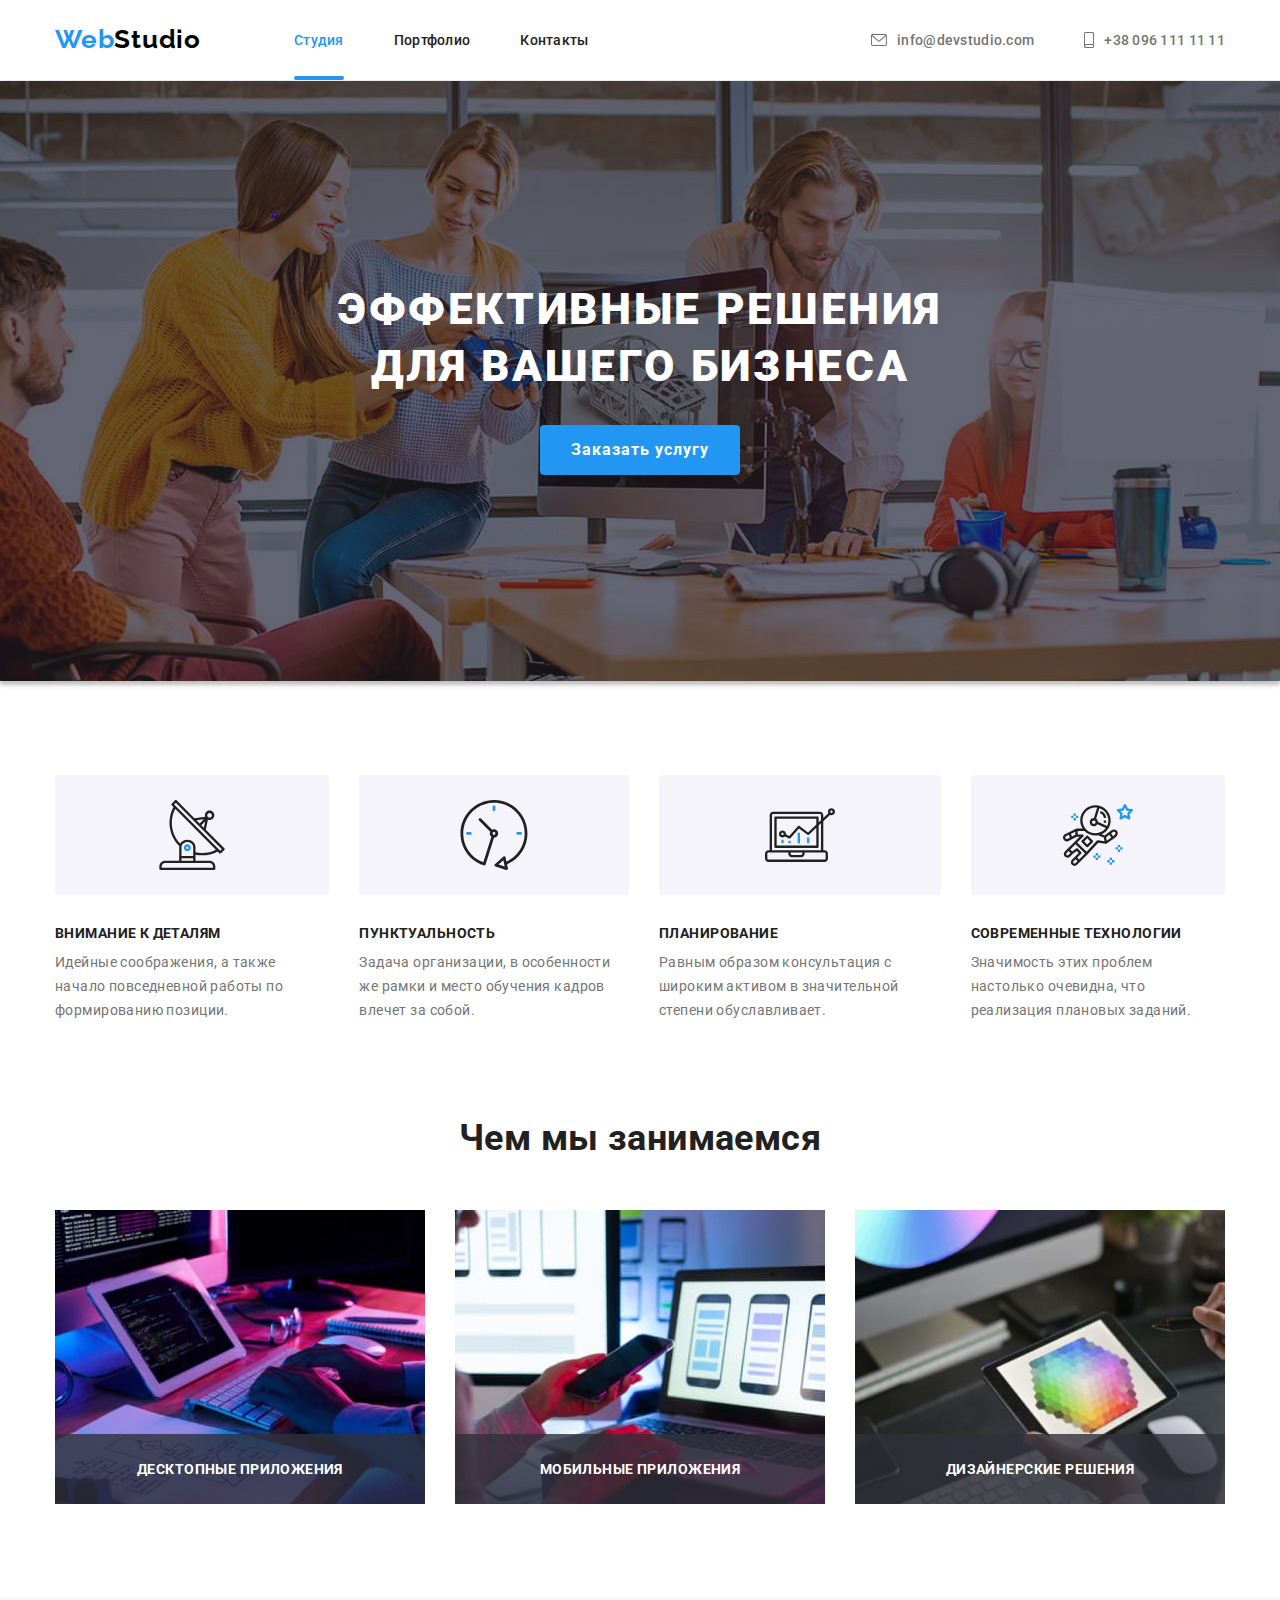
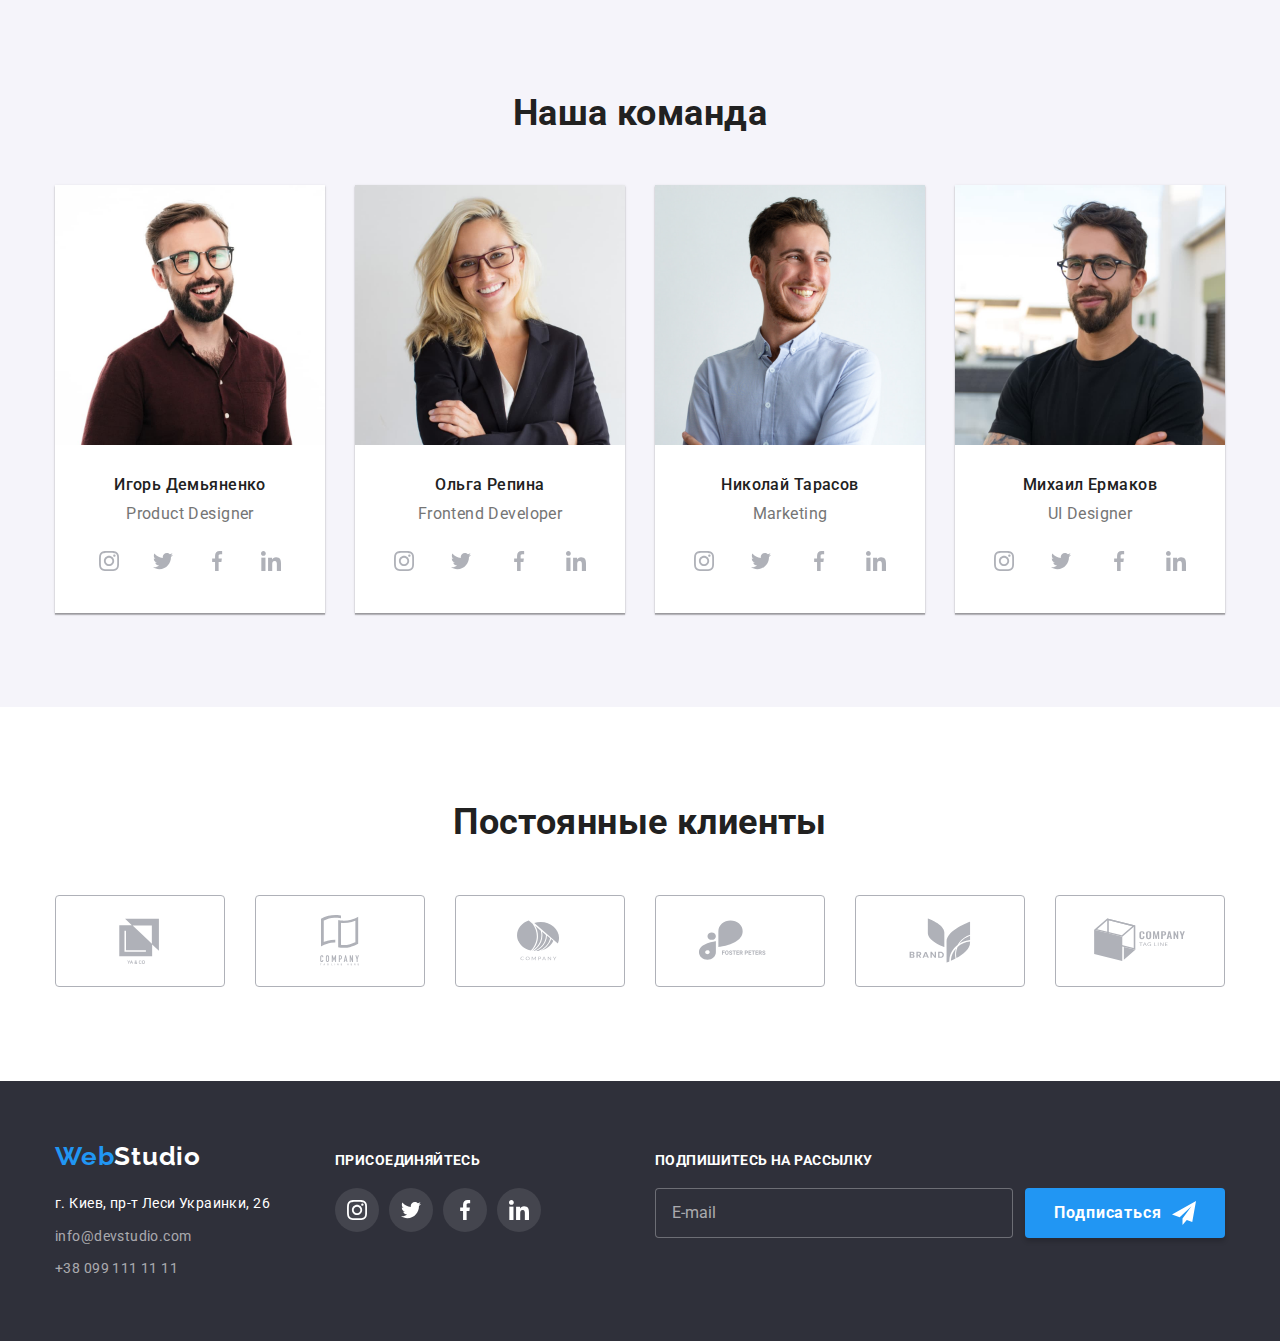
<file: index.html>
<!DOCTYPE html>
<html lang="ru">
  <head>
    <meta charset="UTF-8" />
    <meta http-equiv="X-UA-Compatible" content="IE=edge" />
    <meta name="viewport" content="width=device-width, initial-scale=1.0" />
    <!-- font add-->
    <link rel="preconnect" href="https://fonts.googleapis.com" />
    <!-- оголошення майбутньго підключення-->
    <link rel="preconnect" href="https://fonts.gstatic.com" crossorigin />
    <link
      href="https://fonts.googleapis.com/css2?family=Raleway:wght@700&family=Roboto:wght@400;500;700;900&display=swap"
      rel="stylesheet"
    />
    <!-- normalaize - link sample + file downloaded -->
    <!-- https://cdnjs.cloudflare.com/ajax/libs/normalize/1.1.0/normalize.min.css -->
    <link rel="stylesheet" href="./css/modern-normalize.css" />
    <link rel="stylesheet" href="./css/styles.css" />

    <title>WebStudio</title>
  </head>
  <body class="body">
    <header class="header">
      <div class="container header-flex-box">
        <nav class="header-nav-flex-box">
          <a href="./index.html" lang="en" class="logo"
            ><span class="logo-accent"> Web</span>Studio</a
          >
          <ul class="header-menu">
            <li class="item">
              <a href="./index.html" class="header-link current underline">Студия</a>
            </li>
            <li class="item">
              <a href="./poftfolio.html" class="header-link">Портфолио</a>
            </li>
            <li class="item">
              <a href="#" class="header-link">Контакты</a>
            </li>
          </ul>
        </nav>

        <div class="header-kontakt-box">
          <ul class="header-kontakt">
            <li class="item">
              <a href="mailto:info@devstudio.com" lang="en" class="header-contact-link">
                <svg class="header-contact-mail-logo">
                  <use href="./images/logo/icons.svg#icon-envelope"></use>
                </svg>
                info@devstudio.com
              </a>
            </li>
            <li class="item">
              <a href="tel:+380961111111" class="header-contact-link">
                <svg class="header-contact-smart-logo">
                  <use href="./images/logo/icons.svg#icon-smartphone"></use>
                </svg>
                +38 096 111 11 11
              </a>
            </li>
          </ul>
        </div>
      </div>
    </header>

    <main>
      <!-- hero section -->
      <section class="section heroe heroe-background">
        <div class="container">
          <h1 class="heroe-header">Эффективные решения для вашего бизнеса</h1>
          <button type="button" class="order button" data-modal-open>Заказать услугу</button>
        </div>
      </section>

      <!-- advantages -->
      <section class="section">
        <h2 class="visually-hidden">список приимуществ</h2>
        <div class="container">
          <ul class="advantages-flex">
            <li class="adv-item">
              <div class="adv-icon-block">
                <svg><use href="./images/logo/icons.svg#icon-about-antenna-1"></use></svg>
              </div>
              <h3 class="advantages-list-header">Внимание к деталям</h3>
              <p class="advantages-text">
                Идейные соображения, а также начало повседневной работы по формированию позиции.
              </p>
            </li>
            <li class="adv-item">
              <div class="adv-icon-block">
                <svg><use href="./images/logo/icons.svg#icon-about-clock2"></use></svg>
              </div>
              <h3 class="advantages-list-header">Пунктуальность</h3>
              <p class="advantages-text">
                Задача организации, в особенности же рамки и место обучения кадров влечет за собой.
              </p>
            </li>

            <li class="adv-item">
              <div class="adv-icon-block">
                <svg><use href="./images/logo/icons.svg#icon-about-diagram-3"></use></svg>
              </div>
              <h3 class="advantages-list-header">Планирование</h3>
              <p class="advantages-text">
                Равным образом консультация с широким активом в значительной степени обуславливает.
              </p>
            </li>
            <li class="adv-item">
              <div class="adv-icon-block">
                <svg><use href="./images/logo/icons.svg#icon-about-astronau-4"></use></svg>
              </div>
              <h3 class="advantages-list-header">Современные технологии</h3>
              <p class="advantages-text">
                Значимость этих проблем настолько очевидна, что реализация плановых заданий.
              </p>
            </li>
          </ul>
        </div>
      </section>
      <!-- about -->
      <section class="section about">
        <div class="container">
          <h2 class="section-title">Чем мы занимаемся</h2>
          <ul class="about-title-margin about-box">
            <li>
              <div class="about-pic">
                <img
                  src="./images/softengineering.jpg"
                  width="370"
                  alt="разработка структуры и алгоритмов работы"
                />
                <div class="about-pic-discript">
                  <p>десктопные приложения</p>
                </div>
              </div>
            </li>
            <li>
              <div class="about-pic">
                <img
                  src="./images/ui-research.jpg"
                  width="370"
                  alt="разработка пользовательского интерфейса"
                />
                <div class="about-pic-discript">
                  <p>мобильные приложения</p>
                </div>
              </div>
            </li>
            <li>
              <div class="about-pic">
                <img src="./images/colordesign.jpg" width="370" alt="дизайн" />
                <div class="about-pic-discript">
                  <p>дизайнерские решения</p>
                </div>
              </div>
            </li>
          </ul>
        </div>
      </section>

      <!-- team members -->
      <section class="section team">
        <div class="container">
          <h2 class="section-title">Наша команда</h2>
          <ul class="team-box">
            <li class="team-member">
              <img
                src="./images/igor-demyanenko.jpg"
                width="270"
                alt="улыбающийся парень с бородой"
              />
              <h3 class="team-member-header">Игорь Демьяненко</h3>
              <p lang="en" class="team-member-text">Product Designer</p>
              <div class="team-member-socials">
                <ul class="social-box">
                  <li>
                    <a href="#">
                      <svg><use href="./images/logo/icons.svg#icon-soc-instagram"></use></svg>
                    </a>
                  </li>
                  <li>
                    <a href="#">
                      <svg><use href="./images/logo/icons.svg#icon-soc-twitter"></use></svg>
                    </a>
                  </li>
                  <li>
                    <a href="#">
                      <svg><use href="./images/logo/icons.svg#icon-soc-facebook"></use></svg>
                    </a>
                  </li>
                  <li>
                    <a href="#">
                      <svg><use href="./images/logo/icons.svg#icon-soc-linkedin"></use></svg>
                    </a>
                  </li>
                </ul>
              </div>
            </li>
            <li class="team-member">
              <img src="./images/olga-repina.jpg" width="270" alt="улыбающаяся девушка" />
              <h3 class="team-member-header">Ольга Репина</h3>
              <p lang="en" class="team-member-text">Frontend Developer</p>
              <div class="team-member-socials">
                <ul>
                  <li class="social-box">
                    <a href="#">
                      <svg><use href="./images/logo/icons.svg#icon-soc-instagram"></use></svg>
                    </a>
                  </li>
                  <li class="social-box">
                    <a href="#">
                      <svg><use href="./images/logo/icons.svg#icon-soc-twitter"></use></svg>
                    </a>
                  </li>
                  <li class="social-box">
                    <a href="#">
                      <svg><use href="./images/logo/icons.svg#icon-soc-facebook"></use></svg>
                    </a>
                  </li>
                  <li class="social-box">
                    <a href="#">
                      <svg><use href="./images/logo/icons.svg#icon-soc-linkedin"></use></svg>
                    </a>
                  </li>
                </ul>
              </div>
            </li>
            <li class="team-member">
              <img src="./images/nik-tarasov.jpg" width="270" alt="улыбающийся парень" />
              <h3 class="team-member-header">Николай Тарасов</h3>
              <p lang="en" class="team-member-text">Marketing</p>
              <div class="team-member-socials">
                <ul>
                  <li class="social-box">
                    <a href="#">
                      <svg><use href="./images/logo/icons.svg#icon-soc-instagram"></use></svg>
                    </a>
                  </li>
                  <li class="social-box">
                    <a href="#">
                      <svg><use href="./images/logo/icons.svg#icon-soc-twitter"></use></svg>
                    </a>
                  </li>
                  <li class="social-box">
                    <a href="#">
                      <svg><use href="./images/logo/icons.svg#icon-soc-facebook"></use></svg>
                    </a>
                  </li>
                  <li class="social-box">
                    <a href="#">
                      <svg><use href="./images/logo/icons.svg#icon-soc-linkedin"></use></svg>
                    </a>
                  </li>
                </ul>
              </div>
            </li>
            <li class="team-member">
              <img
                src="./images/mihail-ermakov.jpg"
                width="270"
                alt="другой улыбчивый бородатый парень"
              />
              <h3 class="team-member-header">Михаил Ермаков</h3>
              <p lang="en" class="team-member-text">UI Designer</p>
              <div class="team-member-socials">
                <ul>
                  <li class="social-box">
                    <a href="#">
                      <svg><use href="./images/logo/icons.svg#icon-soc-instagram"></use></svg>
                    </a>
                  </li>
                  <li class="social-box">
                    <a href="#">
                      <svg><use href="./images/logo/icons.svg#icon-soc-twitter"></use></svg>
                    </a>
                  </li>
                  <li class="social-box">
                    <a href="#">
                      <svg><use href="./images/logo/icons.svg#icon-soc-facebook"></use></svg>
                    </a>
                  </li>
                  <li class="social-box">
                    <a href="#">
                      <svg><use href="./images/logo/icons.svg#icon-soc-linkedin"></use></svg>
                    </a>
                  </li>
                </ul>
              </div>
            </li>
          </ul>
        </div>
      </section>
      <!-- clients -->
      <section class="section clients">
        <div class="container">
          <h2 class="section-title">Постоянные клиенты</h2>
          <ul class="clients-flex">
            <li>
              <a href="#" class="client-list-item"
                ><svg><use href="./images/logo/icons.svg#icon-p-yg"></use></svg>
              </a>
            </li>
            <li>
              <a href="#" class="client-list-item">
                <svg><use href="./images/logo/icons.svg#icon-p-windows"></use></svg>
              </a>
            </li>
            <li>
              <a href="#" class="client-list-item">
                <svg><use href="./images/logo/icons.svg#icon-p-nut-shell"></use></svg>
              </a>
            </li>
            <li>
              <a href="#" class="client-list-item">
                <svg><use href="./images/logo/icons.svg#icon-p-foster"></use></svg>
              </a>
            </li>
            <li>
              <a href="#" class="client-list-item">
                <svg><use href="./images/logo/icons.svg#icon-p-soy-brand"></use></svg>
              </a>
            </li>
            <li>
              <a href="#" class="client-list-item">
                <svg><use href="./images/logo/icons.svg#icon-p-box-company"></use></svg>
              </a>
            </li>
          </ul>
        </div>
      </section>
    </main>
    <!-- Footrer-->
    <footer class="footer">
      <div class="container">
        <div class="footer-flex">
          <div class="adress-block">
            <a href="./index.html" lang="en" class="footer-logo logo"
              ><span class="logo-accent"> Web</span>Studio</a
            >
            <address>
              <ul class="footer-list">
                <li class="item">
                  <a
                    href="https://goo.gl/maps/paLrzJ1DZaffjFaJ6"
                    target="_blank"
                    rel="noopener noreferrer"
                    class="footer-adress"
                  >
                    г. Киев, пр-т Леси Украинки, 26
                  </a>
                </li>
                <li class="item">
                  <a href="mailto:info@devstudio.com" lang="en" class="footer-contact"
                    >info@devstudio.com</a
                  >
                </li>
                <li class="item">
                  <a href="tel:+380991111111" class="footer-contact">+38 099 111 11 11</a>
                </li>
              </ul>
            </address>
          </div>

          <div class="footer-socials">
            <p>присоединяйтесь</p>
            <div>
              <ul class="footer-social-links-block">
                <li>
                  <a href="#">
                    <svg>
                      <use href="./images/logo/icons.svg#icon-soc-instagram"></use>
                    </svg>
                  </a>
                </li>
                <li>
                  <a href="#">
                    <svg>
                      <use href="./images/logo/icons.svg#icon-soc-twitter"></use>
                    </svg>
                  </a>
                </li>
                <li>
                  <a href="#">
                    <svg>
                      <use href="./images/logo/icons.svg#icon-soc-facebook"></use>
                    </svg>
                  </a>
                </li>
                <li>
                  <a href="#">
                    <svg>
                      <use href="./images/logo/icons.svg#icon-soc-linkedin"></use>
                    </svg>
                  </a>
                </li>
              </ul>
            </div>
          </div>

          <div class="footer-subscribe">
            <p>Подпишитесь на рассылку</p>

            <form class="footer-subscribe-form">
            <label for="subscibe-email"></label>
            <input type="email" name="subscibe-email" id="subscibe-email" class="subscribe-email-box"
            placeholder="E-mail"/>
            <button type="submit" class="subs button">
                Подписаться
                <svg class="subs-button-icon">
                  <use href="./images/logo/icons.svg#icon-subscribe-icon"></use>
                </svg>
            </button>
            </form>
          </div>
        </div>

          
        </div>
      </div>
    </footer>

    <!-- modal -->
    <section>
      <div class="modal-overlay is-hidden" data-modal>
        <div class="modal-box">
          <button type="button" class="modal-close-button" data-modal-close>
            <svg class="modal-close-button-icon">
              <use href="./images/logo/icons.svg#icon-close-cross"></use>
            </svg>
          </button>

               
          <form class="contact-request-form" name="contact-request-form" autocomplete="on">
             <h3>Оставьте свои данные, мы вам перезвоним</h3>
            <div class="form-field">
              <label for="name" class="form-input-title">Имя</label>
              <div class="form-input-inner">
                <input id="name" type="text" name="request-name" class="form-input-cell" />
                <svg class="form-input-icon">
                  <use href="./images/logo/icons.svg#icon-form-name"></use>
                </svg>
              </div>
            </div>
            <div class="form-field">
              <label for="phone" class="form-input-title">Телефон</label>
              <div class="form-input-inner">
                <input id="phone" type="tel" name="request-phone" class="form-input-cell" />
                <svg class="form-input-icon">
                  <use href="./images/logo/icons.svg#icon-form-phone"></use>
                </svg>
              </div>
            </div>
            <div class="form-field">
              <label for="email" class="form-input-title">Почта</label>
              <div class="form-input-inner">
                <input id="email" type="email" name="request-email" class="form-input-cell" />
                <svg class="form-input-icon">
                  <use href="./images/logo/icons.svg#icon-form-mail"></use>
                </svg>
              </div>
            </div>
            <div class="form-field">
              <label for="comment" class="form-input-title">Комментарий</label>
              <textarea
              id="comment"
              name="comment"
              class="form-input-cell"
              placeholder="Введите текст"></textarea>
            </div>

            <div class="licence-agree-check">
              <input id="form-licence" type="checkbox"    
                name="hobby" value="sports" checked class="licence-checkbox"/>
             
              <label for="form-licence" class="licence-link">
                 <span class="icon-input"></span>
                  Соглашаюсь с рассылкой и принимаю &nbsp;
                  <a href="#"> Условия договора</a>
              </label>
            </div>
            <button type="submit" class="form button">Отправить</button>
          </form>
          
        </div>
      </div>
    </section>
    <script src="./js/modal.js"></script>
  </body>
</html>
</file>
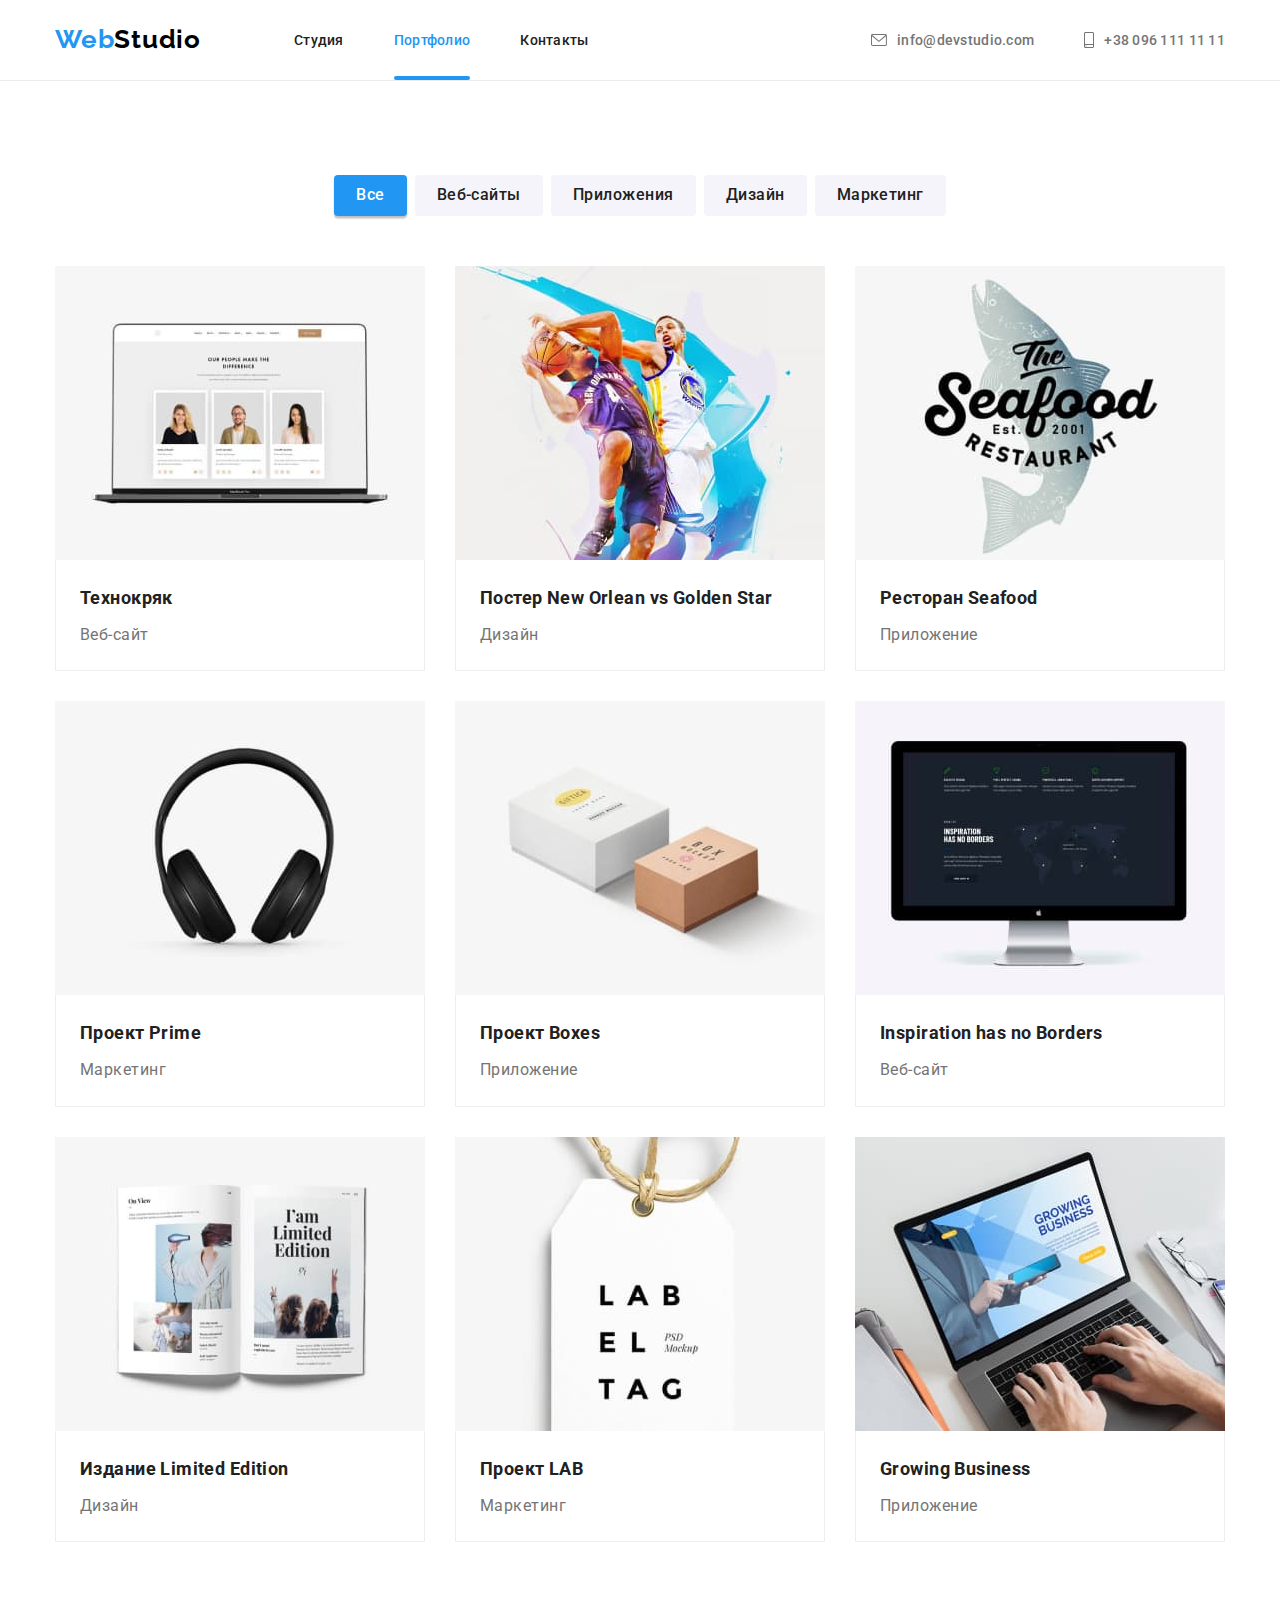
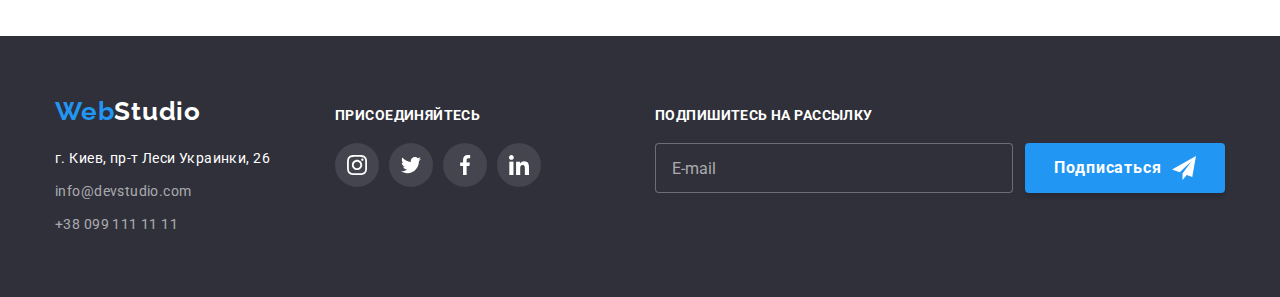
<file: poftfolio.html>
<!DOCTYPE html>
<html lang="ru">
  <head>
    <meta charset="UTF-8" />
    <meta http-equiv="X-UA-Compatible" content="IE=edge" />
    <meta name="viewport" content="width=device-width, initial-scale=1.0" />
    <!-- font add-->
    <link rel="preconnect" href="https://fonts.googleapis.com" />
    <!-- оголошення майбутньго підключення-->
    <link rel="preconnect" href="https://fonts.gstatic.com" crossorigin />
    <link
      href="https://fonts.googleapis.com/css2?family=Raleway:wght@700&family=Roboto:wght@400;500;700;900&display=swap"
      rel="stylesheet"
    />
    <link rel="stylesheet" href="./css/modern-normalize.css" />
    <link rel="stylesheet" href="./css/styles.css" />

    <title>WebStudio-portfolio</title>
  </head>
  <body class="body">
    <header class="header">
      <div class="container header-flex-box">
        <nav class="header-nav-flex-box">
          <a href="./index.html" lang="en" class="logo"
            ><span class="logo-accent"> Web</span>Studio</a
          >
          <ul class="header-menu">
            <li class="item">
              <a href="./index.html" class="header-link">Студия</a>
            </li>
            <li class="item">
              <a href="./poftfolio.html" class="header-link current underline">Портфолио</a>
            </li>
            <li class="item">
              <a href="#" class="header-link">Контакты</a>
            </li>
          </ul>
        </nav>

        <div class="header-kontakt-box">
          <ul class="header-kontakt">
            <li class="item">
              <a href="mailto:info@devstudio.com" lang="en" class="header-contact-link">
                <svg class="header-contact-mail-logo">
                  <use href="./images/logo/icons.svg#icon-envelope"></use>
                </svg>
                info@devstudio.com
              </a>
            </li>
            <li class="item">
              <a href="tel:+380961111111" class="header-contact-link">
                <svg class="header-contact-smart-logo">
                  <use href="./images/logo/icons.svg#icon-smartphone"></use>
                </svg>
                +38 096 111 11 11
              </a>
            </li>
          </ul>
        </div>
      </div>
    </header>

    <main>
      <h1 class="visually-hidden">страница с портфолио</h1>
      <!--скрыть-->

      <section class="section">
        <!-- buttons-->
        <div class="container">
          <ul class="portfolio-select-box">
            <li class="flex-menu-item">
              <button type="button" class="portfolio-buttons active">Все</button>
            </li>
            <li class="flex-menu-item">
              <button type="button" class="portfolio-buttons">Веб-сайты</button>
            </li>
            <li class="flex-menu-item">
              <button type="button" class="portfolio-buttons">Приложения</button>
            </li>
            <li class="flex-menu-item">
              <button type="button" class="portfolio-buttons">Дизайн</button>
            </li>
            <li class="flex-menu-item">
              <button type="button" class="portfolio-buttons">Маркетинг</button>
            </li>
          </ul>

          <!-- project samples-->
          <div class="project-samples">
            <ul class="project-list-box">
              <li class="project-item">
                <a href="#" class="project-item-link">
                  <div class="project-over-contain">
                    <img src="./images/technokryak.jpg" alt="скрин сайта компании Технокряк" />

                    <div class="project-over-text">
                      <p>
                        Ресурс предлагает комплексные предложения с разным уровнем функционала и
                        сервисов. Все это позволит посетителю получить исчерпывающие сведения о
                        компании или частном лице.
                      </p>
                    </div>
                  </div>
                  <div class="project-list-border">
                    <h3 class="project-header">Технокряк</h3>
                    <p class="project-description">Веб-сайт</p>
                  </div>
                </a>
              </li>

              <li class="project-item">
                <a href="#" class="project-item-link">
                  <div class="project-over-contain">
                    <img
                      src="./images/imgbasketgame.jpg"
                      alt="момент противоборства игроков двух команд"
                    />
                    <div class="project-over-text">
                      <p>
                        В баскетбол играют две команды, каждая из которых состоит из пяти полевых
                        игроков (замены не ограничены). Цель каждой команды — забросить мяч в кольцо
                        с сеткой (корзину) соперника и помешать другой команде завладеть мячом и
                        забросить его в свою корзину. Корзина находится на высоте 3,05 м от паркета
                        (10 футов).
                      </p>
                    </div>
                  </div>
                  <div class="project-list-border">
                    <h3 class="project-header">Постер New Orlean vs Golden Star</h3>
                    <p class="project-description">Дизайн</p>
                  </div>
                </a>
              </li>

              <li class="project-item">
                <a href="#" class="project-item-link">
                  <div class="project-over-contain">
                    <img src="./images/imgseafood.jpg" alt="логотип ресторана морепродуктов" />
                    <div class="project-over-text">
                      <p>
                        Симптомы отравления могут начаться через 2–8 часов после употребления рыбы.
                        Спазмы в животе, тошнота и диарея продолжаются от 6 до 17 часов, после чего
                        могут развиться зуд, парестезии, головная боль, миалгия, извращение тепловой
                        и холодовой чувствительности, боль в области лица.
                      </p>
                    </div>
                  </div>
                  <div class="project-list-border">
                    <h3 class="project-header">Ресторан Seafood</h3>
                    <p class="project-description">Приложение</p>
                  </div>
                </a>
              </li>

              <li class="project-item">
                <a href="#" class="project-item-link">
                  <div class="project-over-contain">
                    <img src="./images/imgheadphones.jpg" alt="головные мониторы" />
                    <div class="project-over-text">
                      <p>
                        В наушниках часто возникает ощущение, что источник звука находится где-то
                        внутри головы.
                      </p>
                    </div>
                  </div>
                  <div class="project-list-border">
                    <h3 class="project-header">Проект Prime</h3>
                    <p class="project-description">Маркетинг</p>
                  </div>
                </a>
              </li>

              <li class="project-item">
                <a href="#" class="project-item-link">
                  <div class="project-over-contain">
                    <img src="./images/imgboxes.jpg" alt="крафтовые упаковки" />
                    <div class="project-over-text">
                      <p>только лучшие упаковки - скроют секреты и сохранят Ваши сокровища</p>
                    </div>
                  </div>
                  <div class="project-list-border">
                    <h3 class="project-header">Проект Boxes</h3>
                    <p class="project-description">Приложение</p>
                  </div>
                </a>
              </li>

              <li class="project-item">
                <a href="#" class="project-item-link">
                  <div class="project-over-contain">
                    <img
                      src="./images/imgworldwide.jpg"
                      alt="сайт компании с глобальной картой присутсвия"
                    />
                    <div class="project-over-text">
                      <p>
                        Мары́ — город на юге Туркмении, названный в честь древнего города Мерв, центр
                        Марыйского велаята. Второй по величине город современной Туркмении.
                      </p>
                    </div>
                  </div>
                  <div class="project-list-border">
                    <h3 class="project-header">Inspiration has no Borders</h3>
                    <p class="project-description">Веб-сайт</p>
                  </div>
                </a>
              </li>

              <li class="project-item">
                <a href="#" class="project-item-link">
                  <div class="project-over-contain">
                    <img src="./images/imgmagazin.jpg" alt="разворот журнала" />
                    <div class="project-over-text">
                      <p>
                        Хью Марстон Хефнер (англ. Hugh Marston Hefner; 9 апреля 1926, Чикаго — 27
                        сентября 2017, Лос-Анджелес) — американский издатель, основатель и
                        шеф-редактор журнала «Playboy», а также основатель компании «Playboy
                        Enterprises».
                      </p>
                    </div>
                  </div>
                  <div class="project-list-border">
                    <h3 class="project-header">Издание Limited Edition</h3>
                    <p class="project-description">Дизайн</p>
                  </div>
                </a>
              </li>

              <li class="project-item">
                <a href="#" class="project-item-link">
                  <div class="project-over-contain">
                    <img src="./images/imglabel.jpg" alt="стильная этикетка" />
                    <div class="project-over-text">
                      <p>
                        тикетка (от фр. etiquette; также ярлык) — графический или текстовый знак,
                        нанесённый в виде наклейки, бирки или талона на товар, экспонат
                      </p>
                    </div>
                  </div>
                  <div class="project-list-border">
                    <h3 class="project-header">Проект LAB</h3>
                    <p class="project-description">Маркетинг</p>
                  </div>
                </a>
              </li>

              <li class="project-item">
                <a href="#" class="project-item-link">
                  <div class="project-over-contain">
                    <img src="./images/imgsitescreen.jpg" alt="скрин заглавной страници сайта" />
                    <div class="project-over-text">
                      <p>
                        «Пароль „Рыба-меч“» (англ. «Swordfish») — американский триллер 2001 года.
                        Режиссёр — Доминик Сена. В главных ролях — Хью Джекман, Джон Траволта, Хэлли
                        Берри и Дон Чидл.
                      </p>
                    </div>
                  </div>
                  <div class="project-list-border">
                    <h3 class="project-header">Growing Business</h3>
                    <p class="project-description">Приложение</p>
                  </div>
                </a>
              </li>
            </ul>
          </div>
        </div>
      </section>
    </main>

    <footer class="footer">
      <div class="container">
        <div class="footer-flex">
          <div class="adress-block">
            <a href="./index.html" lang="en" class="footer-logo logo"
              ><span class="logo-accent"> Web</span>Studio</a
            >
            <address>
              <ul class="footer-list">
                <li class="item">
                  <a
                    href="https://goo.gl/maps/paLrzJ1DZaffjFaJ6"
                    target="_blank"
                    rel="noopener noreferrer"
                    class="footer-adress"
                  >
                    г. Киев, пр-т Леси Украинки, 26
                  </a>
                </li>
                <li class="item">
                  <a href="mailto:info@devstudio.com" lang="en" class="footer-contact"
                    >info@devstudio.com</a
                  >
                </li>
                <li class="item">
                  <a href="tel:+380991111111" class="footer-contact">+38 099 111 11 11</a>
                </li>
              </ul>
            </address>
          </div>
          <div class="footer-socials">
            <p>присоединяйтесь</p>
            <div>
              <ul class="footer-social-links-block">
                <li>
                  <a href="#">
                    <svg>
                      <use href="./images/logo/icons.svg#icon-soc-instagram"></use>
                    </svg>
                  </a>
                </li>
                <li>
                  <a href="#">
                    <svg>
                      <use href="./images/logo/icons.svg#icon-soc-twitter"></use>
                    </svg>
                  </a>
                </li>
                <li>
                  <a href="#">
                    <svg>
                      <use href="./images/logo/icons.svg#icon-soc-facebook"></use>
                    </svg>
                  </a>
                </li>
                <li>
                  <a href="#">
                    <svg>
                      <use href="./images/logo/icons.svg#icon-soc-linkedin"></use>
                    </svg>
                  </a>
                </li>
              </ul>
            </div>
          </div>
          <div class="footer-subscribe">
            <p>Подпишитесь на рассылку</p>

            <form class="footer-subscribe-form">
              <label for="subscibe-email"></label>
              <input
                type="email"
                name="subscibe-email"
                id="subscibe-email"
                class="subscribe-email-box"
                placeholder="E-mail"
              />
              <button type="submit" class="subs button">
                Подписаться
                <svg class="subs-button-icon">
                  <use href="./images/logo/icons.svg#icon-subscribe-icon"></use>
                </svg>
              </button>
            </form>
          </div>
        </div>
      </div>
    </footer>
  </body>
</html>
</file>
<file: css/styles.css>
:root {
  --accent-color: #2196f3;
  --hover-accent-color: #188ce8;
  --header-contact-color: #757575;
  --header-link-color: #212121;
  --plain-text: #757575;
  --header-color: #212121;
  --background-white: #ffffff;
  --contrast-background: #2f303a;
  --body-accent-background: #f5f4fa;
  --footer-contact-color: rgba(255, 255, 255, 0.6);
  --dark-color-for-light-theme-logo: #000000;
  --light-color-for-dark-theme-logo: #ffffff;
  --project-list-border: #eeeeee;
  --header-border: #ececec;
  --social-madia-logo-color: #afb1b8;
  --heroe-background: #c4c4c4;
  --heroe-overlay: rgba(47, 48, 58, 0.4);
  --project-overlay: rgba(33, 150, 243, 0.9);
  --modal-over-color: rgba(0, 0, 0, 0.2);
  --footer-social-background: rgba(255, 255, 255, 0.1);
  --footer-modal-border-color: rgba(255, 255, 255, 0.3);
  --about-gradient-color: rgba(47, 48, 58, 0.8);
  --time-func: cubic-bezier(0.4, 0, 0.2, 1);
  --form-input-border: rgba(33, 33, 33, 0.2);
  --placeholder-text-color: rgba(117, 117, 117, 0.5);
  --button-shadow-color: rgba(0, 0, 0, 0.15);
}

/* Стили для обнуления верхних отступов у элементов */
h1,
h2,
h3,
p,
ul,
li {
  list-style: none;
  padding: 0px;
  margin: 0px;
}

/* Класс для обнуления базовых свойств у списков (ul) */
/* .list { */
/* list-style: none; */
/* padding-left: 0; */
/* margin: 0; */
/* } */

/* Класс для обнуления базовых свойств у ссылок */
a {
  text-decoration: none;
  color: inherit;
}

/* Свойства для корректного отображения картинок */
img,
svg {
  display: block;
  max-width: 100%;
  height: auto;
}

/* input, */
/* textarea { */
/* outline: none; */
/* } */

/* Свойства для обнуления курсива у address */

/* address { */
/* font-style: normal; */
/* }  */

*:focus-visible {
  outline: 1px solid var(--hover-accent-color);
}

.visually-hidden {
  position: absolute;
  width: 1px;
  height: 1px;
  margin: -1px;
  border: 0;
  padding: 0;
  white-space: nowrap;
  clip-path: inset(100%);
  clip: rect(0 0 0 0);
  overflow: hidden;
}

.body {
  font-family: 'Roboto', 'Arial', sans-serif;
  background-color: var(--background-white);
  color: var(--plain-text);
  font-size: 14px;
  letter-spacing: 0.03em;
}

.container {
  width: 1200px;
  padding-left: 15px;
  padding-right: 15px;
  margin-left: auto;
  margin-right: auto;
}

.section {
  padding-top: 94px;
  padding-bottom: 94px;
  text-align: center;
}

.header-flex-box {
  display: flex;
  align-items: center;
}

.header-nav-flex-box {
  display: flex;
  align-items: center;
}

.header-menu {
  display: flex;
  margin-left: 93px;
}

.header-menu .item + .item {
  margin-left: 50px;
}

.header-kontakt-box {
  margin-left: auto;
}

.header-kontakt {
  display: flex;
  color: var(--header-contact-color);
  align-items: center;
}

.header-kontakt > .item:nth-child(2) {
  margin-left: 50px;
}

.header-contact-smart-logo {
  width: 10px;
  height: 16px;
  margin-right: 10px;
  fill: currentColor;
}
.header-contact-mail-logo {
  width: 16px;
  height: 12px;
  margin-right: 10px;
  fill: currentColor;
}

.logo-accent {
  color: var(--accent-color);
}

.header {
  background-color: var(--background-white);
  text-decoration: none;
  font-weight: 500;
  line-height: 1.15;
  letter-spacing: 0.02em;
  border-bottom: 1px solid var(--header-border);
}

.header-link {
  display: block; /* превращает в блочный элемент*/
  color: var(--header-link-color);
  text-decoration: none;
  padding-top: 32px; /* применение именно для линка увеличивает рабочую зону ссілки*/
  padding-bottom: 32px;
  transition: color 250ms var(--time-func);
}

.logo {
  text-decoration: none;
  font-family: 'Raleway', 'Arial', sans-serif;
  font-weight: 700;
  font-size: 26px;
  line-height: 1.2;
  letter-spacing: 0.03em;
  color: var(--dark-color-for-light-theme-logo);
}

.header-contact-link {
  display: flex;
  align-items: center;
  color: var(--header-contact-color);
  text-decoration: none;
  padding-top: 32px;
  /* применение именно для линка увеличивает рабочую зону ссілки*/
  padding-bottom: 32px;
  transition: color 250ms var(--time-func);
}

.header-contact-link:hover,
.header-contact-link:focus,
.header-contact-link:active {
  color: var(--accent-color);
}

.header-link:hover,
.header-link:focus,
.header-link:active,
.current {
  color: var(--accent-color);
}

.current.underline {
  position: relative;
}

.underline::after {
  content: '';
  position: absolute;
  display: block;
  width: 100%;
  height: 4px;
  border-radius: 2px;
  background-color: var(--accent-color);
  bottom: 0px;
}

.heroe {
  position: relative;
  padding-top: 200px;
  padding-bottom: 200px;
  background-color: var(--heroe-background);
  box-shadow: 0px 4px 4px rgba(0, 0, 0, 0.25);
}

.heroe-background {
  max-width: 1600px;
  height: 600px;
  margin-left: auto;
  margin-right: auto;
  background-image: linear-gradient(to right, var(--heroe-overlay), var(--heroe-overlay)),
    url(../images/main-page/hero-background.jpg);
  background-repeat: no-repeat;
  background-position: center;
  background-size: cover;
}

.heroe-header {
  width: 700px;
  margin-left: auto;
  margin-right: auto;
  color: var(--light-color-for-dark-theme-logo);
  font-weight: 900;
  font-size: 44px;
  line-height: 1.3;
  text-transform: uppercase;
  letter-spacing: 0.06em;
}

.button {
  min-width: 200px;
  min-height: 50px;
  text-align: center;
  color: var(--light-color-for-dark-theme-logo);
  background-color: var(--accent-color);
  border: 1px solid transparent;
  cursor: pointer;
  /* padding-top: 10px;
  padding-bottom: 10px; */
  border-radius: 4px;
  font-weight: 700;
  font-size: 16px;
  line-height: 1.88;
  letter-spacing: 0.06em;
  box-shadow: 0px 4px 4px var(--button-shadow-color);
  transition: box-shadow 250ms var(--time-func), background-color 250ms var(--time-func);
}

.order.button {
  margin-top: 30px;
}
/* .oredr */
.button:hover,
.button:focus {
  background-color: var(--hover-accent-color);
  box-shadow: 0px 4px 4px var(--button-shadow-color);
}

.modal-close-button {
  position: absolute;
  top: 8px;
  right: 8px;

  padding: 0;
  display: flex;
  /* margin: 8px; */
  width: 30px;
  height: 30px;
  border: 1px solid rgba(0, 0, 0, 0.1);
  border-radius: 50%;
  background-color: var(--background-white);
  color: var(--dark-color-for-light-theme-logo);
  align-items: center;
  justify-content: center;
  transition: color 250ms var(--time-func);
}

.modal-close-button-icon {
  display: block;
  width: 11px;
  height: 11px;
  fill: currentColor;
}

.modal-close-button:hover,
.modal-close-button:focus {
  color: var(--hover-accent-color);
}

.modal-overlay.is-hidden {
  opacity: 0;
  pointer-events: none;
  visibility: hidden;
}

.advantages-flex {
  display: flex;
  text-align: left;
}

.advantages-flex > .item {
  width: 270px;
}

.advantages-flex .adv-item + .adv-item {
  margin-left: 30px;
}

.adv-item svg {
  width: 70px;
  height: 70px;
}

.adv-icon-block {
  display: flex;
  align-items: center;
  justify-content: center;
  height: 120px;
  border-radius: 4px;
  background-color: var(--body-accent-background);
}

.advantages-list-header {
  margin-top: 30px;
  font-size: 14px;
  line-height: 1.15;
  margin-bottom: 10px;
  text-transform: uppercase;
  color: var(--header-color);
}
.advantages-text {
  line-height: 1.7;
}

.about {
  padding-top: 0px;
}

.about-box {
  display: flex;
  justify-content: space-between;
}

.about-pic {
  position: relative;
}

.about-pic-discript {
  display: flex;
  align-items: center;
  justify-content: center;
  position: absolute;
  bottom: 0;
  width: 100%;
  height: 70px;
  background-image: linear-gradient(
    to right,
    var(--about-gradient-color),
    var(--about-gradient-color)
  );
}

.about-pic-discript p {
  text-align: center;
  text-transform: uppercase;
  font-weight: 700;
  color: var(--light-color-for-dark-theme-logo);
}

.section-title {
  font-size: 36px;
  line-height: 1.2;

  color: var(--header-color);
  margin-bottom: 50px;
}

.team {
  background-color: var(--body-accent-background);
}

.team-member-header {
  font-weight: 500;
  font-size: 16px;
  line-height: 1.2;
  padding-top: 30px;
  color: var(--header-color);
}

.team-member-text {
  font-weight: 400;
  font-size: 16px;
  line-height: 1.2;
  margin-top: 10px;
}

.team-member {
  background-color: var(--background-white);
  box-shadow: 0px 1px 3px rgba(0, 0, 0, 0.12), 0px 1px 1px rgba(0, 0, 0, 0.14),
    0px 2px 1px rgba(0, 0, 0, 0.2);
  padding-bottom: 30px;
}

.team-box {
  display: flex;
  justify-content: space-between;
}

.social-box {
  display: inline-flex;
  color: var(--social-madia-logo-color);
  margin-left: auto;
  margin-right: auto;
}

.social-box a {
  display: flex;
  justify-content: center;
  align-items: center;
  fill: currentColor;
  border-radius: 50px;
  height: 44px;
  width: 44px;
  transition: color 250ms var(--time-func), background-color 250ms var(--time-func);
}

.social-box svg {
  width: 20px;
  height: 20px;
}

.social-box a:hover,
.social-box a:focus {
  background-color: var(--accent-color);
  color: var(--background-white);
  outline: none;
}

.team-member-socials {
  margin-top: 16px;
}

.team-member-socials li + li {
  margin-left: 10px;
}

.clients {
  background-color: var(--background-white);
}

.clients-flex {
  display: flex;
  justify-content: center;
  color: var(--social-madia-logo-color);
}

.client-list-item {
  display: flex;
  width: 170px;
  height: 92px;
  padding: 16px 32px;
  border: 1px solid var(--social-madia-logo-color);
  border-radius: 4px;
  transition: color 250ms var(--time-func), border-color 250ms var(--time-func);
}

.client-list-item svg {
  max-width: 100%;
  max-height: 100%;
  fill: currentColor;
}

.clients-flex li + li {
  margin-left: 30px;
}

.client-list-item:hover,
.client-list-item:focus {
  color: var(--accent-color);
  border-color: var(--accent-color);
  outline: none;
}

/* footer */

.footer {
  background-color: var(--contrast-background);
  padding-top: 60px;
  padding-bottom: 60px;
}

.footer-logo {
  color: var(--light-color-for-dark-theme-logo);
  text-decoration: none;
}

.footer-flex {
  display: flex;
  align-items: baseline;
}

.adress-block {
  width: 230px;
}

.footer-socials {
  margin-left: 50px;
}

.footer-socials > p {
  font-weight: 700;
  text-transform: uppercase;
  color: var(--light-color-for-dark-theme-logo);
}

.footer-social-links-block {
  display: flex;
  margin-top: 20px;
}

.footer-social-links-block a {
  display: flex;
  align-items: center;
  justify-content: center;
  width: 44px;
  height: 44px;
  border-radius: 50%;
  background-color: var(--footer-social-background);
  color: var(--light-color-for-dark-theme-logo);
  transition: background-color 250ms var(--time-func);
}

.footer-social-links-block li + li {
  margin-left: 10px;
}

.footer-social-links-block svg {
  width: 20px;
  height: 20px;
  fill: currentcolor;
}

.footer-social-links-block a:hover,
.footer-social-links-block a:focus {
  background-color: var(--accent-color);
  outline: none;
}

.footer-contact {
  font-style: normal;
  text-decoration: none;
  line-height: 1.7;
  color: var(--footer-contact-color);
  transition: color 250ms var(--time-func);
}

.footer-contact:hover,
.footer-contact:focus,
.footer-contact:active {
  color: var(--accent-color);
}

.footer-adress {
  font-style: normal;
  text-decoration: none;
  line-height: 1.7;
  color: var(--light-color-for-dark-theme-logo);
}

.footer-list .item + .item {
  margin-top: 9px;
}

.footer address {
  margin-top: 20px;
}

.footer-subscribe-form {
  margin-top: 20px;
  display: inline-flex;
}

.subscribe-email-box {
  height: 50px;
  width: 358px;
  padding: 15px 16px;
  border: 1px solid var(--footer-modal-border-color);
  border-radius: 4px;
  background-color: var(--contrast-background);
  color: var(--light-color-for-dark-theme-logo);
  font-size: 16px;
  line-height: 1.25;
  transition: border 250ms var(--time-func);
}

.subscribe-email-box::placeholder {
  color: var(--footer-contact-color);
}

.subscribe-email-box:hover,
.subscribe-email-box:focus {
  border: 1px solid var(--light-color-for-dark-theme-logo);
}

.footer-subscribe {
  margin-left: auto;
}

.footer-subscribe > p {
  font-weight: 700;
  text-transform: uppercase;
  color: var(--light-color-for-dark-theme-logo);
}

.subs.button {
  margin-left: 12px;
  display: flex;
  align-items: center;
  justify-content: center;
}

.subs-button-icon {
  height: 24px;
  width: 24px;
  fill: currentColor;
  margin-left: 10px;
}

/* protfolio page */

.portfolio-select-box {
  display: flex;
  justify-content: center;
}

.footer-social-links-block {
  display: flex;
}

.portfolio {
  padding-top: 94px;
  padding-bottom: 6px;
}

.portfolio-buttons {
  font-family: 'Roboto', 'Arial', sans-serif;
  background-color: var(--body-accent-background);
  cursor: pointer;
  border: none;
  padding: 6px 22px 6px 22px;
  border-width: 2px;
  border-radius: 4px;
  font-weight: 500;
  font-size: 16px;
  line-height: 1.8;
  letter-spacing: 0.03em;
  color: var(--header-color);

  transition: color 250ms var(--time-func), background-color 250ms var(--time-func),
    box-shadow 250ms var(--time-func);
}

.portfolio-buttons.active {
  background-color: var(--accent-color);
  color: var(--light-color-for-dark-theme-logo);
  box-shadow: 0px 3px 1px rgba(0, 0, 0, 0.1), 0px 1px 2px rgba(0, 0, 0, 0.08),
    0px 2px 2px rgba(0, 0, 0, 0.12);
  border-radius: 4px;
}

.portfolio-buttons:hover,
.portfolio-buttons:focus {
  background-color: var(--accent-color);
  color: var(--light-color-for-dark-theme-logo);
  box-shadow: 0px 3px 1px rgba(0, 0, 0, 0.1), 0px 1px 2px rgba(0, 0, 0, 0.08),
    0px 2px 2px rgba(0, 0, 0, 0.12);
}

.flex-menu-item:not(:last-child) {
  margin-right: 8px;
}

.project-samples {
  margin-top: 50px;
}

.project-list-box {
  display: flex;
  flex-wrap: wrap;
}

.project-item {
  /* display: block; */
  margin-right: 30px;
  margin-bottom: 30px;
  text-align: left;
}

.project-item-link {
  display: block;
  transition: box-shadow 250ms var(--time-func);
}

.project-item-link:hover,
.project-item-link:focus {
  box-shadow: 0px 1px 1px rgba(0, 0, 0, 0.12), 0px 4px 4px rgba(0, 0, 0, 0.06),
    1px 4px 6px rgba(0, 0, 0, 0.16);
  cursor: pointer;
}

.project-item-link:hover .project-over-text {
  transform: translatey(0);
}

.project-item:nth-child(3n) {
  margin-right: 0px;
}

.project-item:nth-last-child(-n + 3) {
  margin-bottom: 0px;
}

.project-description {
  margin-top: 4px;
  font-size: 16px;
  line-height: 1.9;
  letter-spacing: 0.03em;
}

.project-over-contain {
  position: relative;
  overflow: hidden;
  display: block;
}

.project-over-text {
  position: absolute;
  top: 0;
  width: 100%;
  height: 100%;
  transform: translatey(101%);
  padding: 63px 24px;
  font-size: 18px;
  line-height: 1.56;
  color: var(--light-color-for-dark-theme-logo);
  background-color: var(--project-overlay);
  overflow: hidden;
  transition: transform 250ms var(--time-func), opacity 250ms var(--time-func);
}

.project-header {
  font-size: 18px;
  line-height: 2;
  color: var(--header-color);
}

.project-list-border {
  padding: 20px 24px 20px 24px;
  border-left: 1px solid var(--project-list-border);
  border-right: 1px solid var(--project-list-border);
  border-bottom: 1px solid var(--project-list-border);
}

/* Modal FORM */

.modal-overlay {
  position: fixed;
  top: 0;
  left: 0;
  width: 100%;
  height: 100%;
  opacity: 1;
  background-color: var(--modal-over-color);
  transition: opacity 250ms var(--time-func), visibility 250ms var(--time-func);
}

.modal-box {
  position: fixed;
  /* display: flex; */
  left: 50%;
  top: 50%;
  opacity: 1;
  transform: translate(-50%, -50%);
  width: 528px;
  max-height: 581px;
  height: 100%;
  padding: 40px;
  background-color: var(--background-white);
  transition: opacity 250ms var(--time-func), visibility 250ms var(--time-func);

  box-shadow: 0px 1px 3px rgba(0, 0, 0, 0.12), 0px 1px 1px rgba(0, 0, 0, 0.14),
    0px 2px 1px rgba(0, 0, 0, 0.2);
  border-radius: 4px;
}

.contact-request-form {
  text-align: center;
}

.contact-request-form > div:nth-last-child(3) {
  margin-bottom: 20px;
}

.modal-box h3 {
  font-weight: 700;
  font-size: 20px;
  line-height: 1.15;

  letter-spacing: 0.03em;
  color: var(--header-link-color);
  margin-bottom: 12px;
}

.form-input-title {
  display: block;
  font-size: 12px;
  line-height: 1.12;
  letter-spacing: 0.01em;
  color: var(--header-contact-color);
  margin-bottom: 4px;
}

.form-input-cell {
  display: block;
  width: 100%;
  height: 40px;
  border: 1px solid var(--form-input-border);
  border-radius: 4px;
  padding: 12px 16px 12px 42px;
  color: var(--header-color);
  transition: border 250ms var(--time-func);
}

.form-input-cell:focus {
  border: 1px solid var(--hover-accent-color);
  outline: none;
}

.form-input-cell:focus + .form-input-icon {
  fill: var(--hover-accent-color);
}
/* outline при фокус для форм ввода */
/* .form-input-cell:focus-visible { */
/* outline: 1px solid var(--hover-accent-color); */
/* } */

textarea.form-input-cell {
  padding-left: 16px;
}

.form-field {
  margin-bottom: 10px;
  text-align: start;
}

.form-input-cell::placeholder {
  font-size: 14px;
  line-height: 1.12;
  letter-spacing: 0.01em;
  color: var(--placeholder-text-color);
}

.licence-agree-check {
  text-align: center;
}
.licence-link > a {
  color: var(--accent-color);
  text-decoration: underline;
}
.licence-link > a:hover {
  color: var(--hover-accent-color);
}

.licence-link {
  line-height: 1.71;
  display: flex;
  align-items: center;
  justify-content: center;
}

textarea {
  resize: none;
}

textarea.form-input-cell {
  height: 120px;
}

.form.button {
  margin-top: 30px;
  align-items: center;
}

.form-input-inner {
  position: relative;
  color: var(--header-link-color);
}

.form-input-icon {
  position: absolute;
  width: 18px;
  height: 18px;
  left: 12px;
  top: 50%;
  transform: translateY(-50%);
  fill: currentColor;
  transition: fill 250ms var(--time-func);
}

.licence-checkbox {
  position: absolute;
  width: 1px;
  height: 1px;
  margin: -1px;
  border: 0;
  padding: 0;
  white-space: nowrap;
  clip-path: inset(100%);
  clip: rect(0 0 0 0);
  overflow: hidden;
}

.icon-input {
  margin-right: 8px;
  border: 2px solid var(--header-link-color);
  border-radius: 3px;
  width: 15px;
  height: 15px;
}

.licence-checkbox:checked + .licence-link .icon-input {
  background-origin: border-box;
  background-image: url(../images/logo/icon-check.svg);
  background-position: center;
  background-size: cover;
  border: none;
}
</file>
